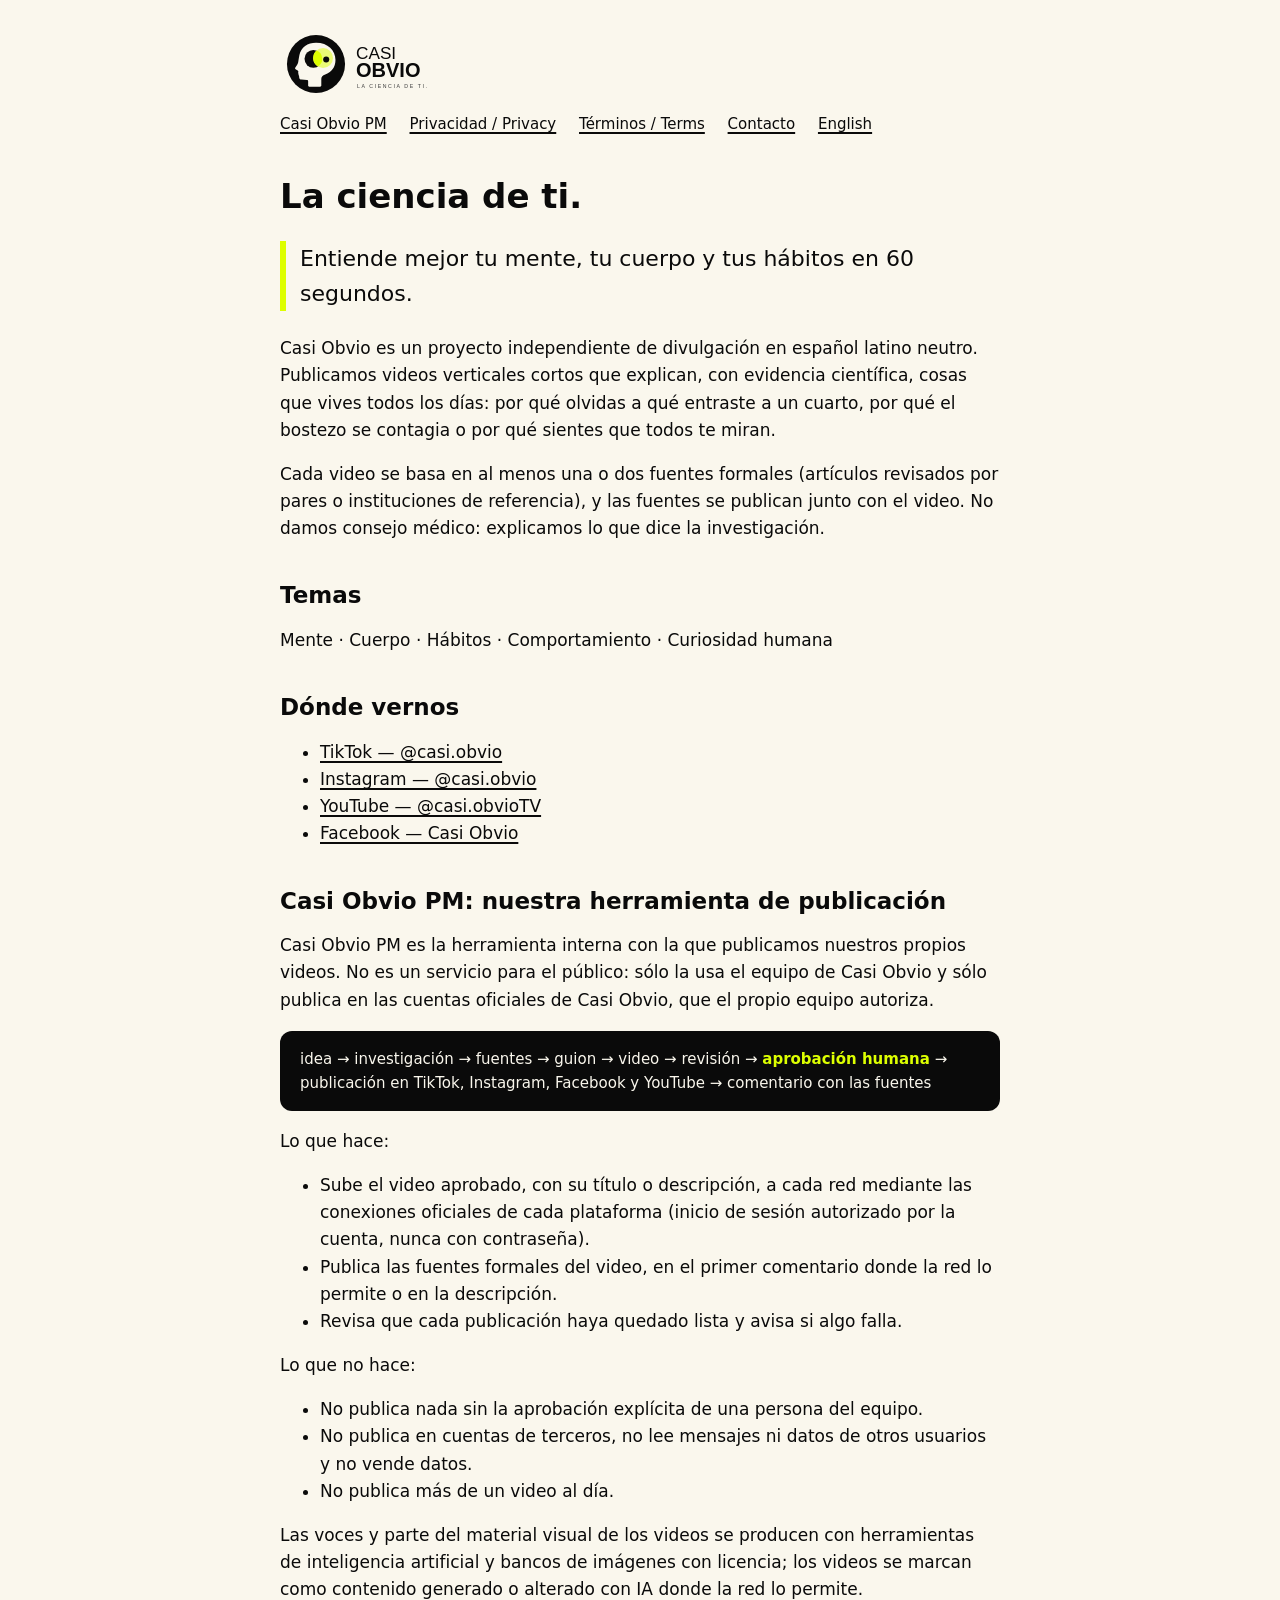
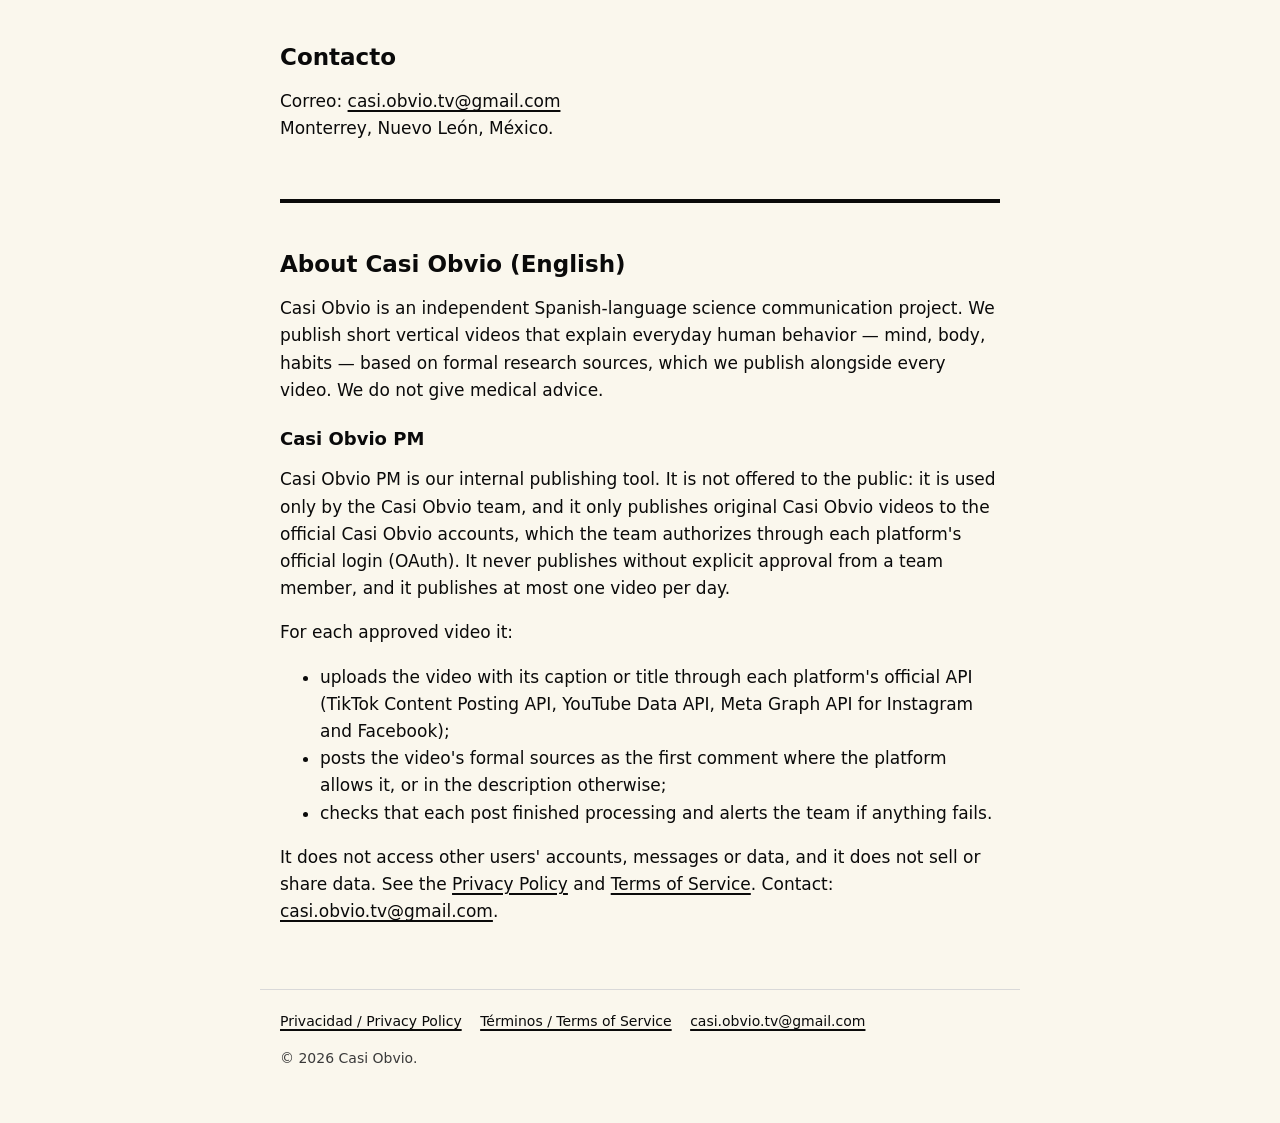
<file: index.html>
<!doctype html>
<html lang="es">
<head>
  <meta charset="utf-8">
  <meta name="viewport" content="width=device-width, initial-scale=1">
  <title>Casi Obvio — La ciencia de ti</title>
  <meta name="description" content="Casi Obvio: videos cortos en español para entender mejor tu mente, tu cuerpo y tus hábitos en 60 segundos, con fuentes formales.">
  <link rel="icon" href="icon.svg" type="image/svg+xml">
  <link rel="stylesheet" href="style.css">
</head>
<body>
<header>
  <a href="./"><img src="logo.svg" alt="Casi Obvio — La ciencia de ti" width="1200" height="360"></a>
  <nav>
    <a href="#casi-obvio-pm">Casi Obvio PM</a>
    <a href="privacy/">Privacidad / Privacy</a>
    <a href="terms/">Términos / Terms</a>
    <a href="#contacto">Contacto</a>
    <a href="#english">English</a>
  </nav>
</header>

<main>
  <h1>La ciencia de ti.</h1>
  <p class="promise">Entiende mejor tu mente, tu cuerpo y tus hábitos en 60 segundos.</p>

  <p>
    Casi Obvio es un proyecto independiente de divulgación en español latino neutro. Publicamos
    videos verticales cortos que explican, con evidencia científica, cosas que vives todos los
    días: por qué olvidas a qué entraste a un cuarto, por qué el bostezo se contagia o por qué
    sientes que todos te miran.
  </p>
  <p>
    Cada video se basa en al menos una o dos fuentes formales (artículos revisados por pares o
    instituciones de referencia), y las fuentes se publican junto con el video. No damos consejo
    médico: explicamos lo que dice la investigación.
  </p>

  <h2>Temas</h2>
  <p>Mente · Cuerpo · Hábitos · Comportamiento · Curiosidad humana</p>

  <h2>Dónde vernos</h2>
  <ul>
    <li><a href="https://www.tiktok.com/@casi.obvio">TikTok — @casi.obvio</a></li>
    <li><a href="https://www.instagram.com/casi.obvio/">Instagram — @casi.obvio</a></li>
    <li><a href="https://www.youtube.com/@casi.obvioTV">YouTube — @casi.obvioTV</a></li>
    <li><a href="https://www.facebook.com/casi.obvio">Facebook — Casi Obvio</a></li>
  </ul>

  <h2 id="casi-obvio-pm">Casi Obvio PM: nuestra herramienta de publicación</h2>
  <p>
    Casi Obvio PM es la herramienta interna con la que publicamos nuestros propios videos. No es
    un servicio para el público: sólo la usa el equipo de Casi Obvio y sólo publica en las
    cuentas oficiales de Casi Obvio, que el propio equipo autoriza.
  </p>
  <div class="flow">
    idea → investigación → fuentes → guion → video → revisión →
    <strong>aprobación humana</strong> → publicación en TikTok, Instagram, Facebook y YouTube →
    comentario con las fuentes
  </div>
  <p>Lo que hace:</p>
  <ul>
    <li>Sube el video aprobado, con su título o descripción, a cada red mediante las conexiones
      oficiales de cada plataforma (inicio de sesión autorizado por la cuenta, nunca con contraseña).</li>
    <li>Publica las fuentes formales del video, en el primer comentario donde la red lo permite o
      en la descripción.</li>
    <li>Revisa que cada publicación haya quedado lista y avisa si algo falla.</li>
  </ul>
  <p>Lo que no hace:</p>
  <ul>
    <li>No publica nada sin la aprobación explícita de una persona del equipo.</li>
    <li>No publica en cuentas de terceros, no lee mensajes ni datos de otros usuarios y no vende datos.</li>
    <li>No publica más de un video al día.</li>
  </ul>
  <p>
    Las voces y parte del material visual de los videos se producen con herramientas de
    inteligencia artificial y bancos de imágenes con licencia; los videos se marcan como contenido
    generado o alterado con IA donde la red lo permite.
  </p>

  <h2 id="contacto">Contacto</h2>
  <p>
    Correo: <a href="mailto:casi.obvio.tv@gmail.com">casi.obvio.tv@gmail.com</a><br>
    Monterrey, Nuevo León, México.
  </p>

  <section class="lang" id="english" lang="en">
    <h2>About Casi Obvio (English)</h2>
    <p>
      Casi Obvio is an independent Spanish-language science communication project. We publish
      short vertical videos that explain everyday human behavior — mind, body, habits — based on
      formal research sources, which we publish alongside every video. We do not give medical advice.
    </p>
    <h3>Casi Obvio PM</h3>
    <p>
      Casi Obvio PM is our internal publishing tool. It is not offered to the public: it is used
      only by the Casi Obvio team, and it only publishes original Casi Obvio videos to the official
      Casi Obvio accounts, which the team authorizes through each platform's official login
      (OAuth). It never publishes without explicit approval from a team member, and it publishes
      at most one video per day.
    </p>
    <p>For each approved video it:</p>
    <ul>
      <li>uploads the video with its caption or title through each platform's official API
        (TikTok Content Posting API, YouTube Data API, Meta Graph API for Instagram and Facebook);</li>
      <li>posts the video's formal sources as the first comment where the platform allows it, or in
        the description otherwise;</li>
      <li>checks that each post finished processing and alerts the team if anything fails.</li>
    </ul>
    <p>
      It does not access other users' accounts, messages or data, and it does not sell or share
      data. See the <a href="privacy/">Privacy Policy</a> and <a href="terms/">Terms of Service</a>.
      Contact: <a href="mailto:casi.obvio.tv@gmail.com">casi.obvio.tv@gmail.com</a>.
    </p>
  </section>
</main>

<footer>
  <a href="privacy/">Privacidad / Privacy Policy</a>
  <a href="terms/">Términos / Terms of Service</a>
  <a href="mailto:casi.obvio.tv@gmail.com">casi.obvio.tv@gmail.com</a>
  <p>© 2026 Casi Obvio.</p>
</footer>
</body>
</html>
</file>
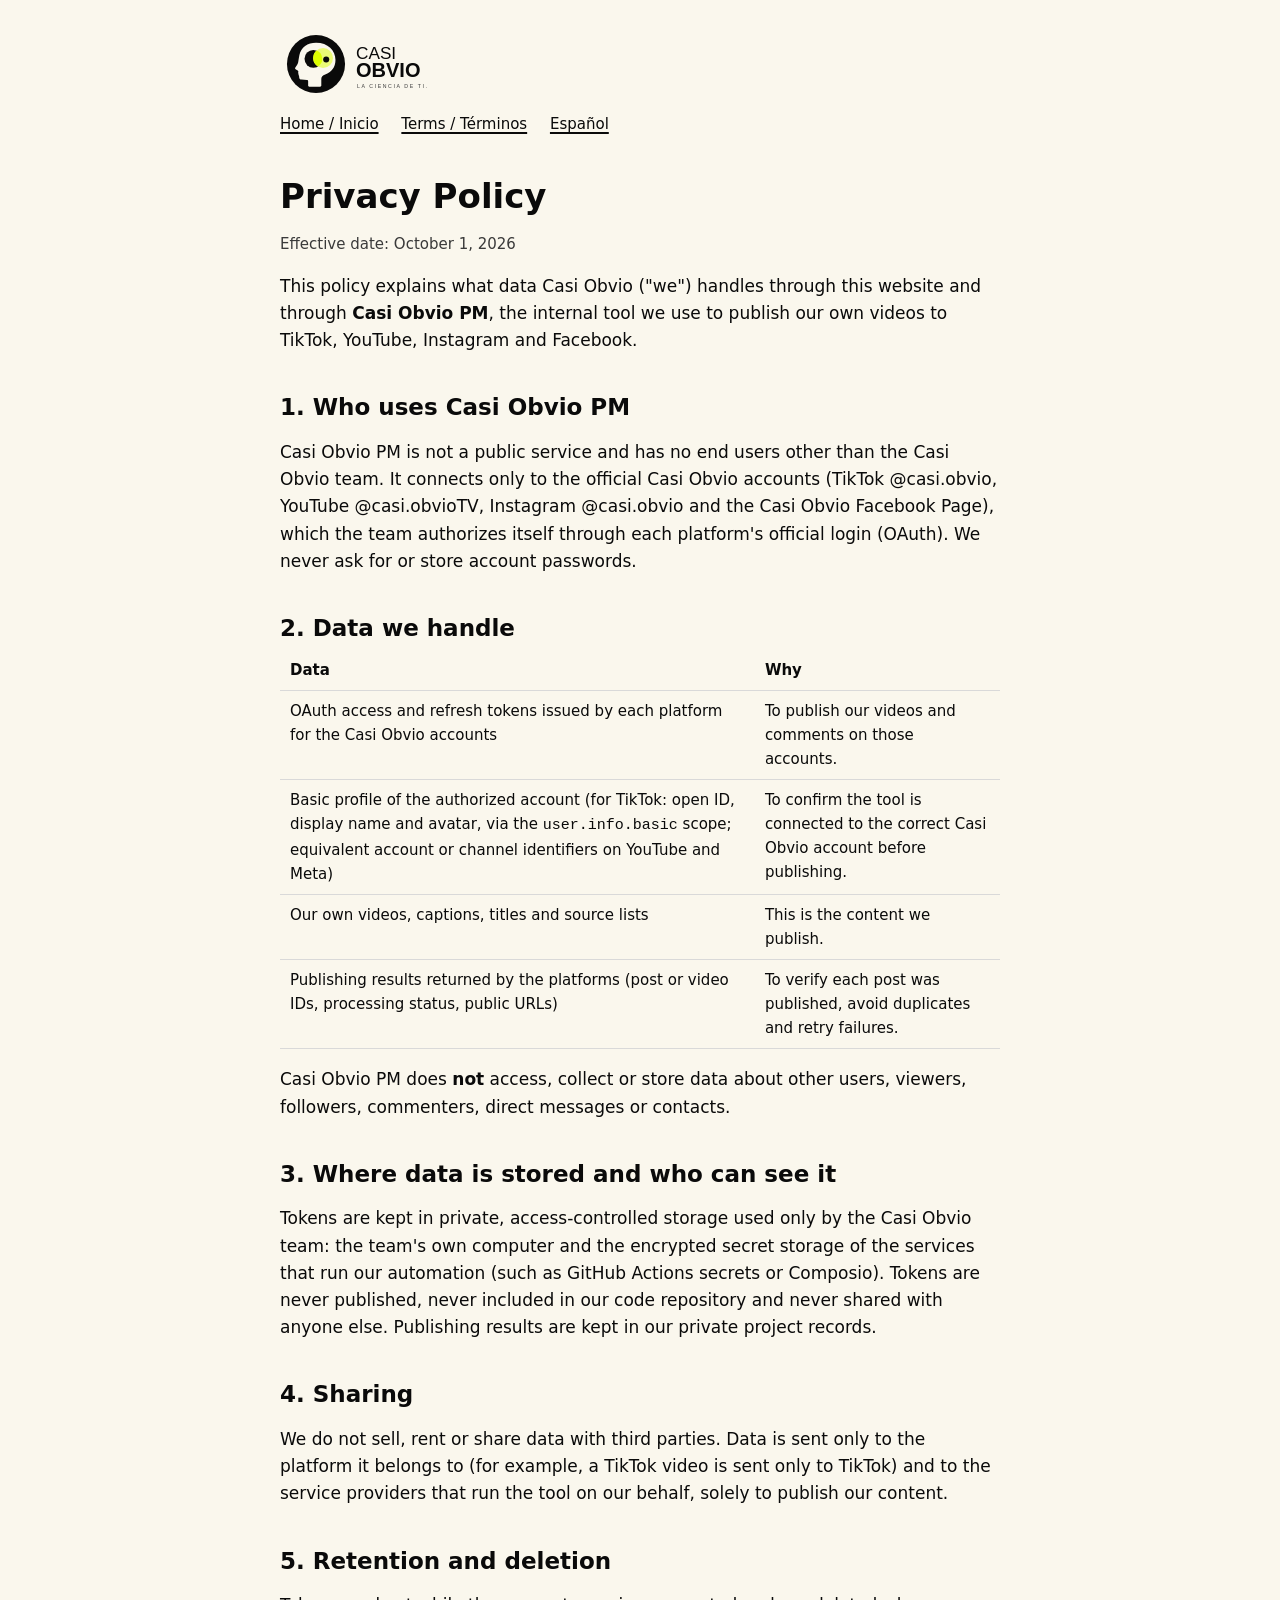
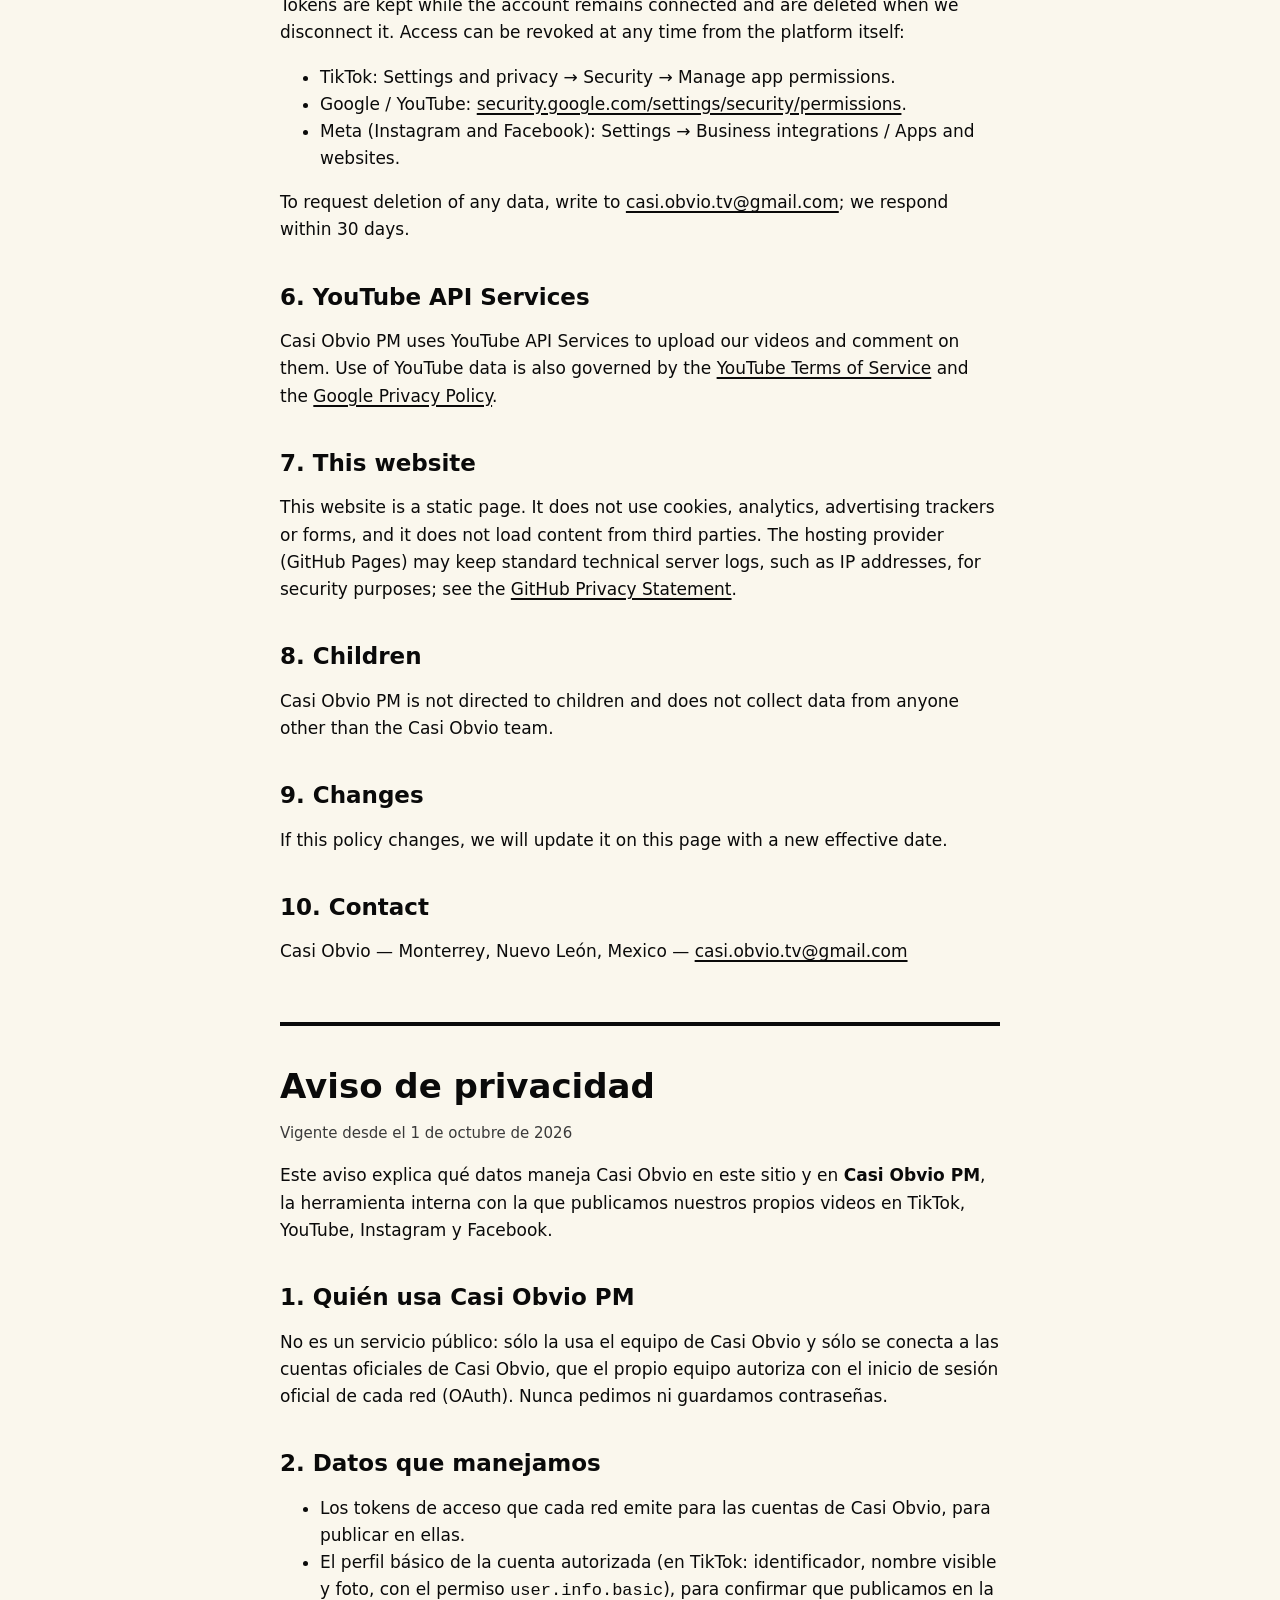
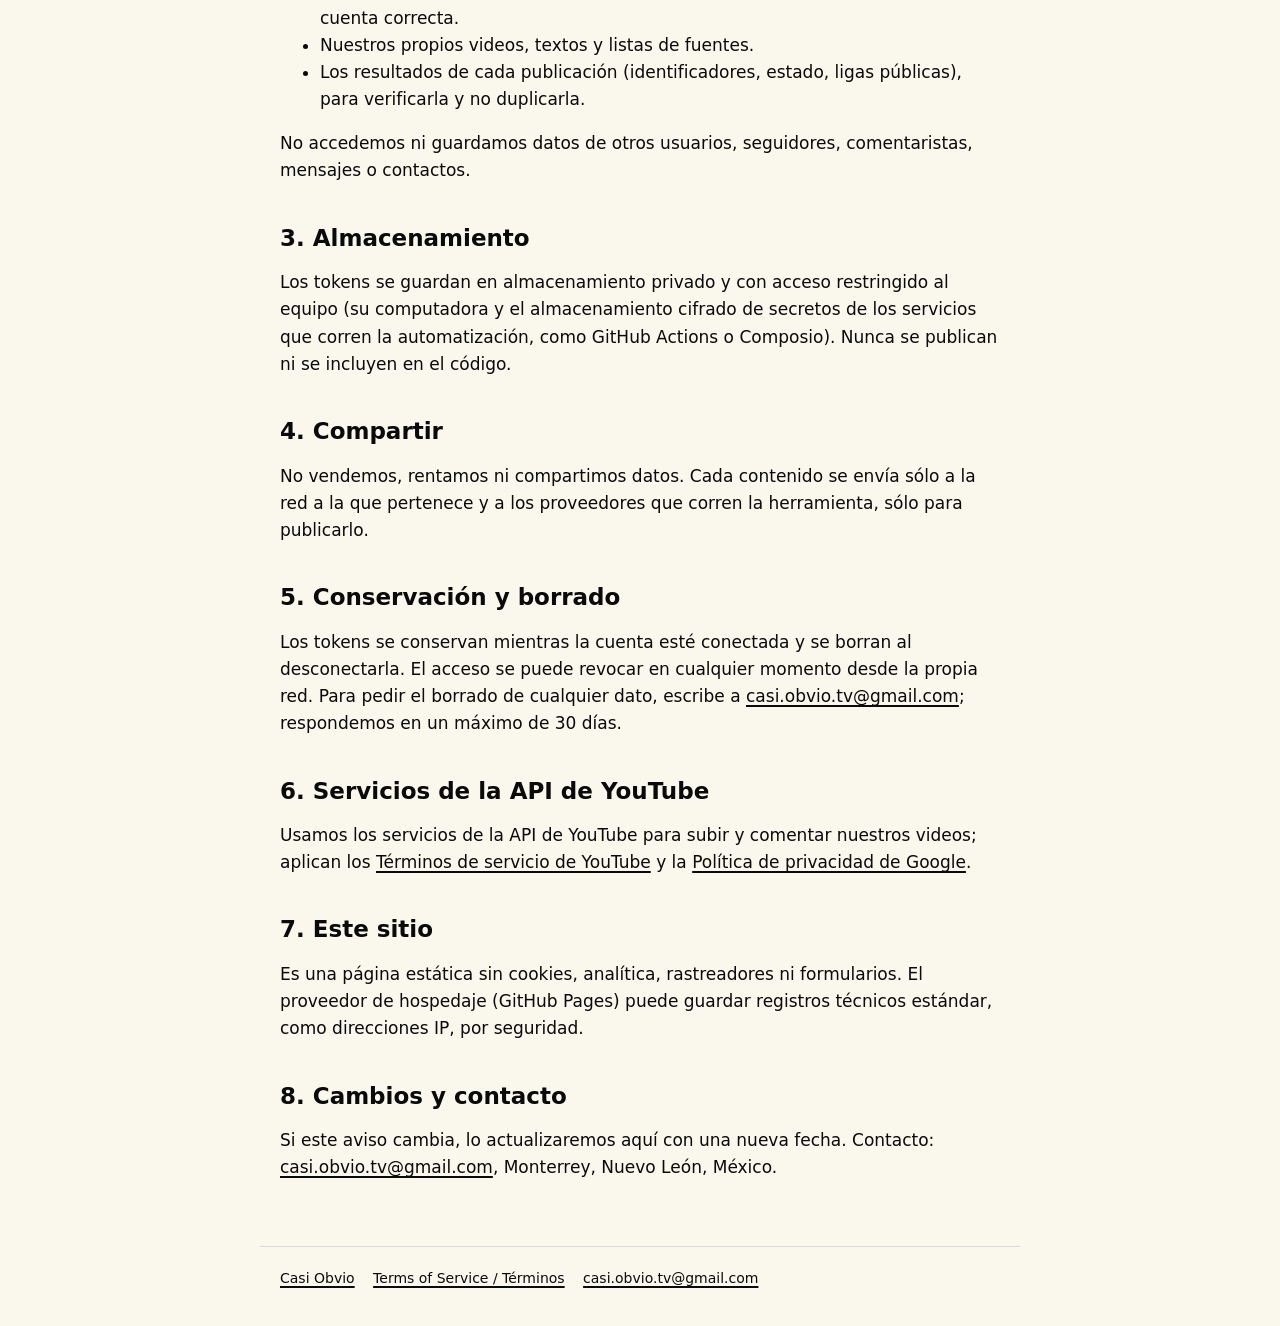
<file: privacy/index.html>
<!doctype html>
<html lang="en">
<head>
  <meta charset="utf-8">
  <meta name="viewport" content="width=device-width, initial-scale=1">
  <title>Privacy Policy — Casi Obvio</title>
  <meta name="description" content="Privacy Policy for Casi Obvio and its internal publishing tool, Casi Obvio PM.">
  <link rel="icon" href="../icon.svg" type="image/svg+xml">
  <link rel="stylesheet" href="../style.css">
</head>
<body>
<header>
  <a href="../"><img src="../logo.svg" alt="Casi Obvio — La ciencia de ti" width="1200" height="360"></a>
  <nav>
    <a href="../">Home / Inicio</a>
    <a href="../terms/">Terms / Términos</a>
    <a href="#es">Español</a>
  </nav>
</header>

<main>
  <h1>Privacy Policy</h1>
  <p class="muted">Effective date: October 1, 2026</p>

  <p>
    This policy explains what data Casi Obvio ("we") handles through this website and through
    <strong>Casi Obvio PM</strong>, the internal tool we use to publish our own videos to TikTok,
    YouTube, Instagram and Facebook.
  </p>

  <h2>1. Who uses Casi Obvio PM</h2>
  <p>
    Casi Obvio PM is not a public service and has no end users other than the Casi Obvio team.
    It connects only to the official Casi Obvio accounts (TikTok @casi.obvio, YouTube
    @casi.obvioTV, Instagram @casi.obvio and the Casi Obvio Facebook Page), which the team
    authorizes itself through each platform's official login (OAuth). We never ask for or store
    account passwords.
  </p>

  <h2>2. Data we handle</h2>
  <table>
    <thead><tr><th>Data</th><th>Why</th></tr></thead>
    <tbody>
      <tr>
        <td>OAuth access and refresh tokens issued by each platform for the Casi Obvio accounts</td>
        <td>To publish our videos and comments on those accounts.</td>
      </tr>
      <tr>
        <td>Basic profile of the authorized account (for TikTok: open ID, display name and avatar, via the <code>user.info.basic</code> scope; equivalent account or channel identifiers on YouTube and Meta)</td>
        <td>To confirm the tool is connected to the correct Casi Obvio account before publishing.</td>
      </tr>
      <tr>
        <td>Our own videos, captions, titles and source lists</td>
        <td>This is the content we publish.</td>
      </tr>
      <tr>
        <td>Publishing results returned by the platforms (post or video IDs, processing status, public URLs)</td>
        <td>To verify each post was published, avoid duplicates and retry failures.</td>
      </tr>
    </tbody>
  </table>
  <p>
    Casi Obvio PM does <strong>not</strong> access, collect or store data about other users,
    viewers, followers, commenters, direct messages or contacts.
  </p>

  <h2>3. Where data is stored and who can see it</h2>
  <p>
    Tokens are kept in private, access-controlled storage used only by the Casi Obvio team: the
    team's own computer and the encrypted secret storage of the services that run our automation
    (such as GitHub Actions secrets or Composio). Tokens are never published, never included in
    our code repository and never shared with anyone else. Publishing results are kept in our
    private project records.
  </p>

  <h2>4. Sharing</h2>
  <p>
    We do not sell, rent or share data with third parties. Data is sent only to the platform it
    belongs to (for example, a TikTok video is sent only to TikTok) and to the service providers
    that run the tool on our behalf, solely to publish our content.
  </p>

  <h2>5. Retention and deletion</h2>
  <p>
    Tokens are kept while the account remains connected and are deleted when we disconnect it.
    Access can be revoked at any time from the platform itself:
  </p>
  <ul>
    <li>TikTok: Settings and privacy → Security → Manage app permissions.</li>
    <li>Google / YouTube: <a href="https://security.google.com/settings/security/permissions">security.google.com/settings/security/permissions</a>.</li>
    <li>Meta (Instagram and Facebook): Settings → Business integrations / Apps and websites.</li>
  </ul>
  <p>To request deletion of any data, write to <a href="mailto:casi.obvio.tv@gmail.com">casi.obvio.tv@gmail.com</a>; we respond within 30 days.</p>

  <h2>6. YouTube API Services</h2>
  <p>
    Casi Obvio PM uses YouTube API Services to upload our videos and comment on them. Use of
    YouTube data is also governed by the <a href="https://www.youtube.com/t/terms">YouTube Terms of Service</a>
    and the <a href="https://policies.google.com/privacy">Google Privacy Policy</a>.
  </p>

  <h2>7. This website</h2>
  <p>
    This website is a static page. It does not use cookies, analytics, advertising trackers or
    forms, and it does not load content from third parties. The hosting provider (GitHub Pages)
    may keep standard technical server logs, such as IP addresses, for security purposes; see the
    <a href="https://docs.github.com/en/site-policy/privacy-policies/github-general-privacy-statement">GitHub Privacy Statement</a>.
  </p>

  <h2>8. Children</h2>
  <p>Casi Obvio PM is not directed to children and does not collect data from anyone other than the Casi Obvio team.</p>

  <h2>9. Changes</h2>
  <p>If this policy changes, we will update it on this page with a new effective date.</p>

  <h2>10. Contact</h2>
  <p>Casi Obvio — Monterrey, Nuevo León, Mexico — <a href="mailto:casi.obvio.tv@gmail.com">casi.obvio.tv@gmail.com</a></p>

  <section class="lang" id="es" lang="es">
    <h1>Aviso de privacidad</h1>
    <p class="muted">Vigente desde el 1 de octubre de 2026</p>
    <p>
      Este aviso explica qué datos maneja Casi Obvio en este sitio y en <strong>Casi Obvio PM</strong>,
      la herramienta interna con la que publicamos nuestros propios videos en TikTok, YouTube,
      Instagram y Facebook.
    </p>
    <h2>1. Quién usa Casi Obvio PM</h2>
    <p>
      No es un servicio público: sólo la usa el equipo de Casi Obvio y sólo se conecta a las
      cuentas oficiales de Casi Obvio, que el propio equipo autoriza con el inicio de sesión
      oficial de cada red (OAuth). Nunca pedimos ni guardamos contraseñas.
    </p>
    <h2>2. Datos que manejamos</h2>
    <ul>
      <li>Los tokens de acceso que cada red emite para las cuentas de Casi Obvio, para publicar en ellas.</li>
      <li>El perfil básico de la cuenta autorizada (en TikTok: identificador, nombre visible y foto, con el permiso <code>user.info.basic</code>), para confirmar que publicamos en la cuenta correcta.</li>
      <li>Nuestros propios videos, textos y listas de fuentes.</li>
      <li>Los resultados de cada publicación (identificadores, estado, ligas públicas), para verificarla y no duplicarla.</li>
    </ul>
    <p>No accedemos ni guardamos datos de otros usuarios, seguidores, comentaristas, mensajes o contactos.</p>
    <h2>3. Almacenamiento</h2>
    <p>
      Los tokens se guardan en almacenamiento privado y con acceso restringido al equipo (su
      computadora y el almacenamiento cifrado de secretos de los servicios que corren la
      automatización, como GitHub Actions o Composio). Nunca se publican ni se incluyen en el código.
    </p>
    <h2>4. Compartir</h2>
    <p>No vendemos, rentamos ni compartimos datos. Cada contenido se envía sólo a la red a la que pertenece y a los proveedores que corren la herramienta, sólo para publicarlo.</p>
    <h2>5. Conservación y borrado</h2>
    <p>
      Los tokens se conservan mientras la cuenta esté conectada y se borran al desconectarla. El
      acceso se puede revocar en cualquier momento desde la propia red. Para pedir el borrado de
      cualquier dato, escribe a <a href="mailto:casi.obvio.tv@gmail.com">casi.obvio.tv@gmail.com</a>;
      respondemos en un máximo de 30 días.
    </p>
    <h2>6. Servicios de la API de YouTube</h2>
    <p>
      Usamos los servicios de la API de YouTube para subir y comentar nuestros videos; aplican los
      <a href="https://www.youtube.com/t/terms">Términos de servicio de YouTube</a> y la
      <a href="https://policies.google.com/privacy">Política de privacidad de Google</a>.
    </p>
    <h2>7. Este sitio</h2>
    <p>Es una página estática sin cookies, analítica, rastreadores ni formularios. El proveedor de hospedaje (GitHub Pages) puede guardar registros técnicos estándar, como direcciones IP, por seguridad.</p>
    <h2>8. Cambios y contacto</h2>
    <p>Si este aviso cambia, lo actualizaremos aquí con una nueva fecha. Contacto: <a href="mailto:casi.obvio.tv@gmail.com">casi.obvio.tv@gmail.com</a>, Monterrey, Nuevo León, México.</p>
  </section>
</main>

<footer>
  <a href="../">Casi Obvio</a>
  <a href="../terms/">Terms of Service / Términos</a>
  <a href="mailto:casi.obvio.tv@gmail.com">casi.obvio.tv@gmail.com</a>
</footer>
</body>
</html>
</file>
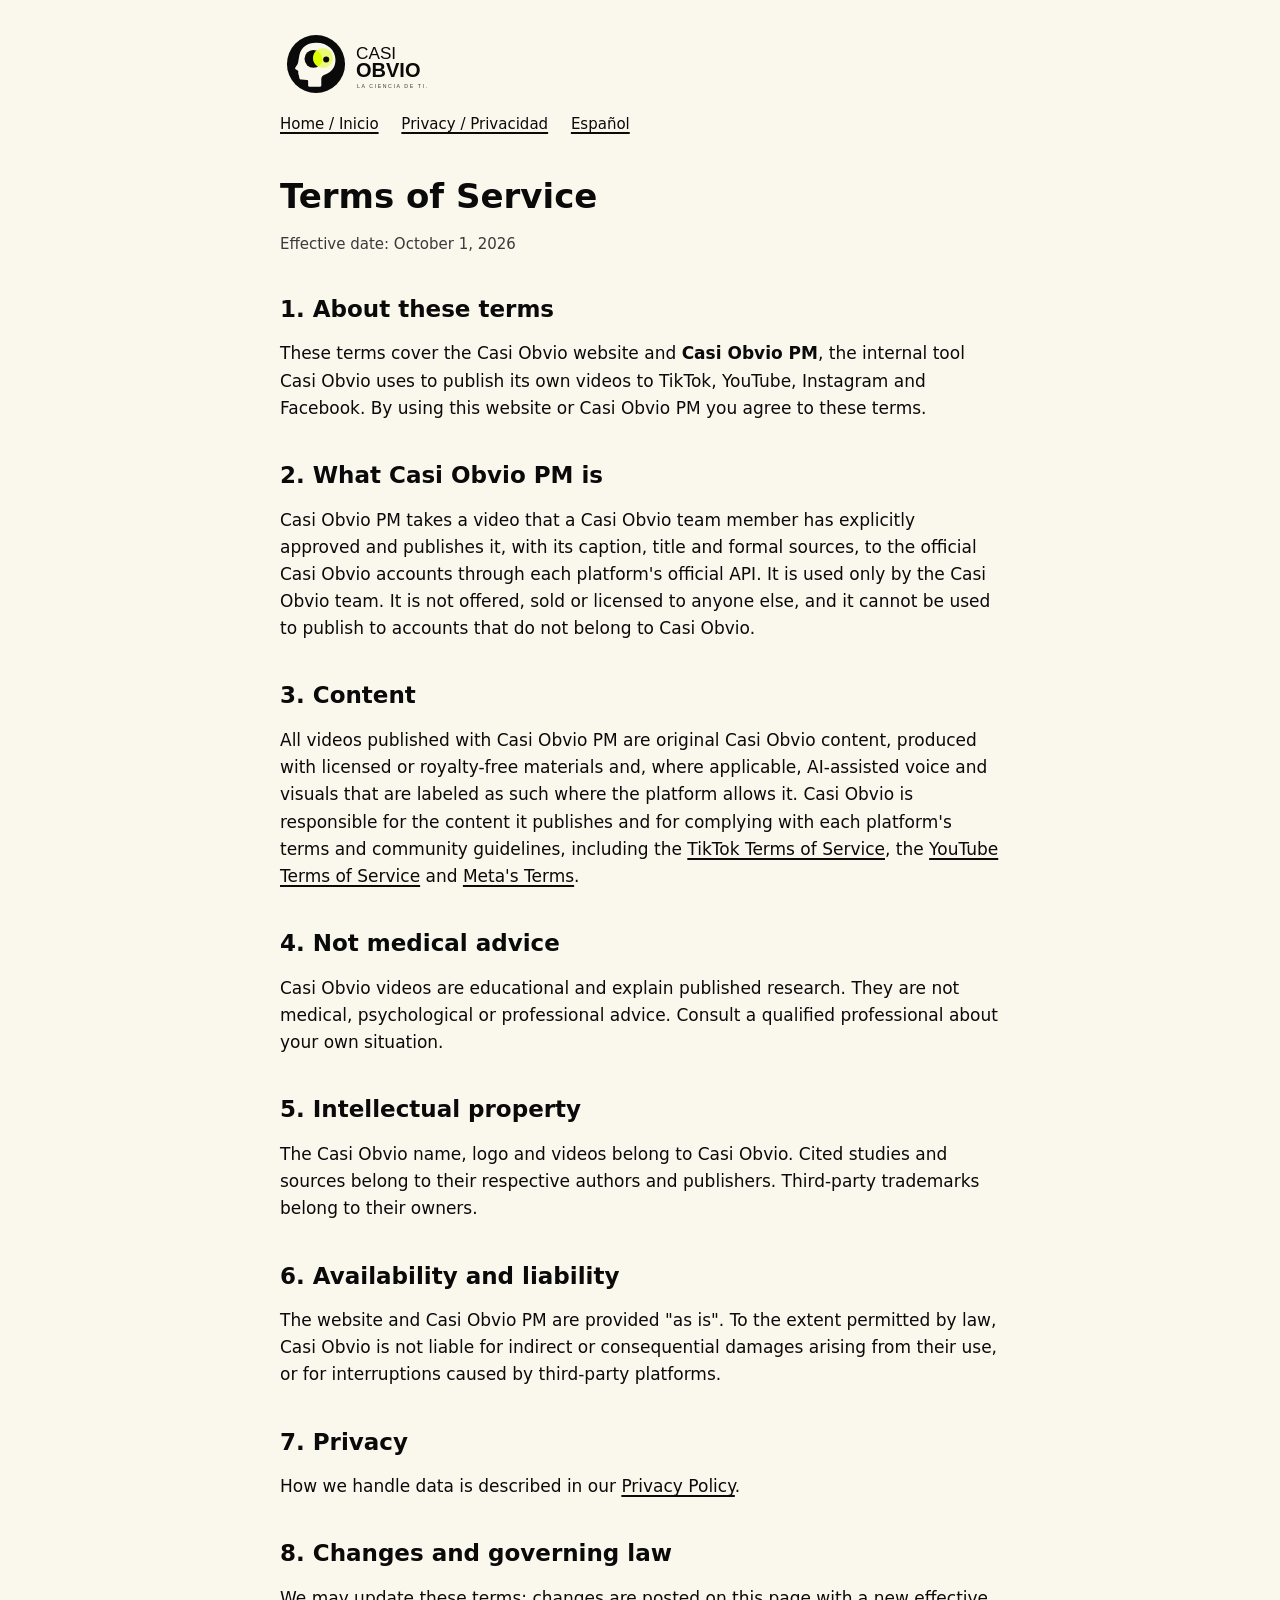
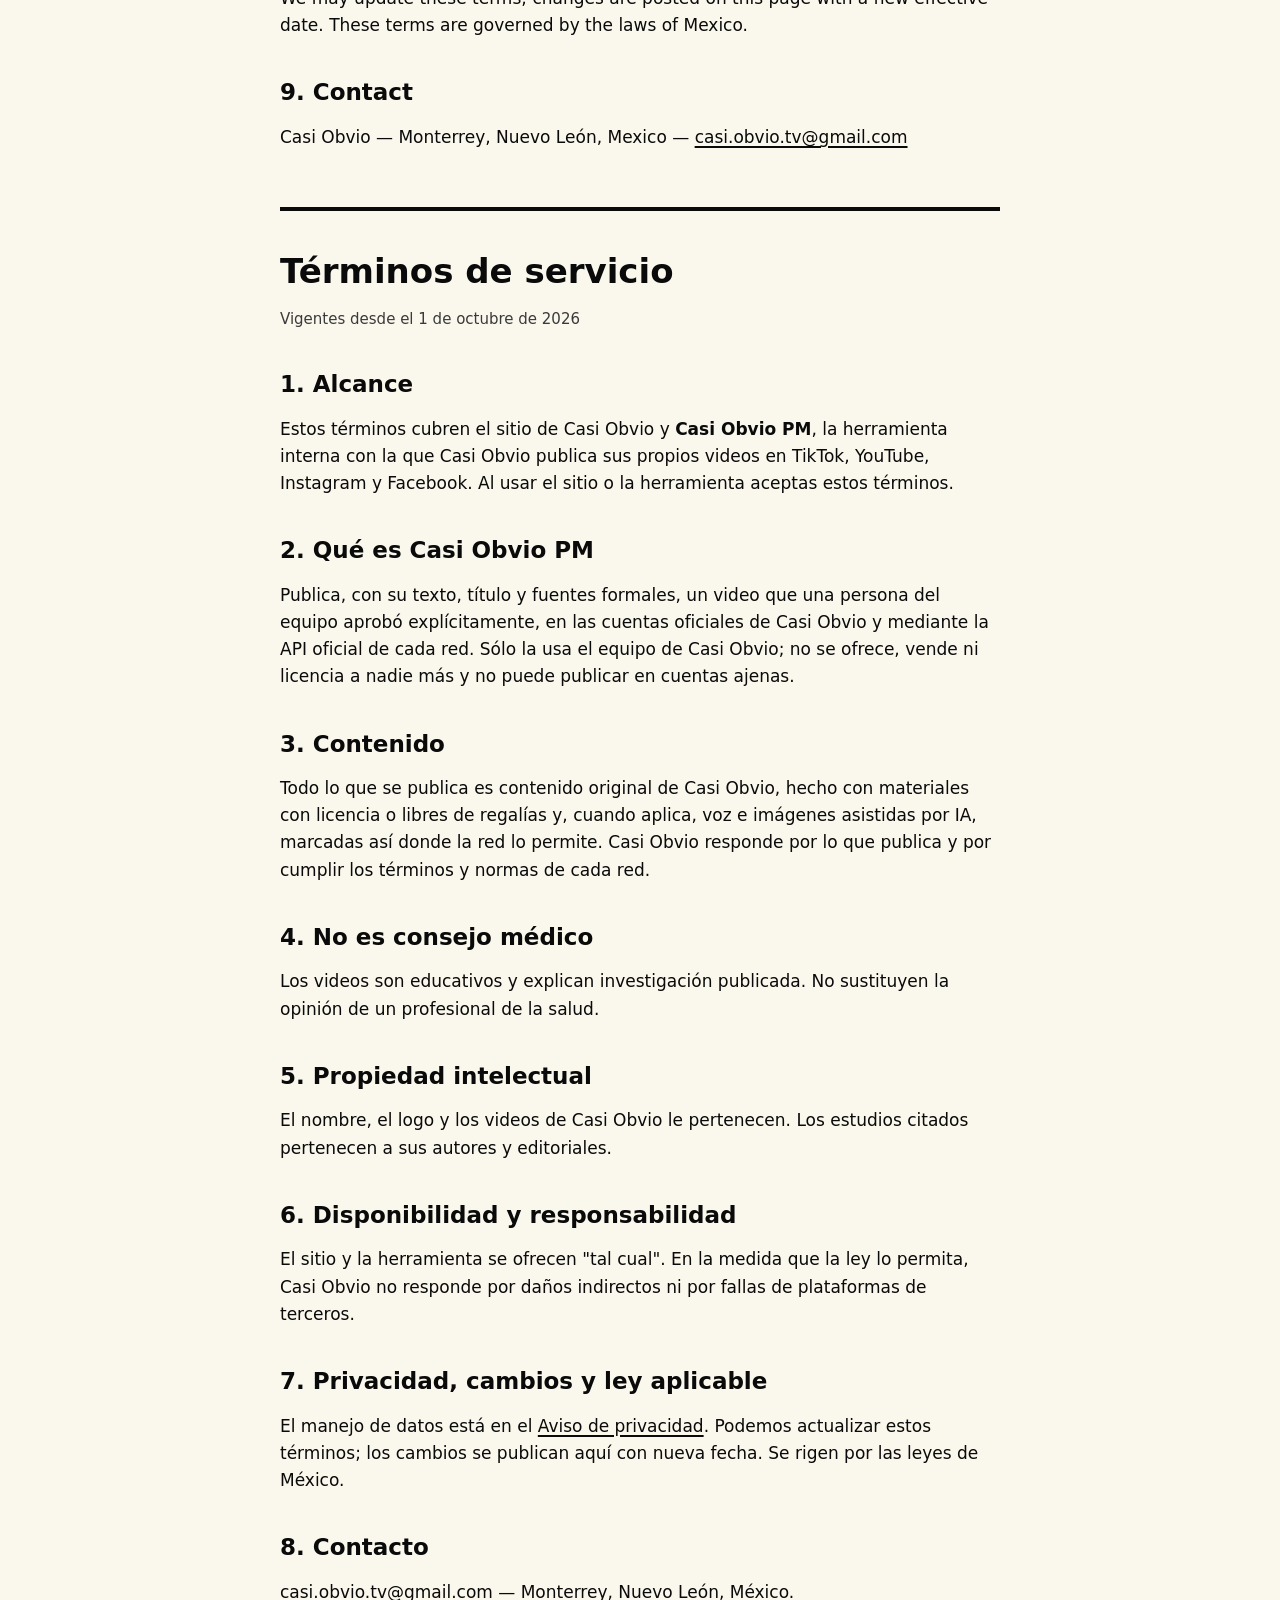
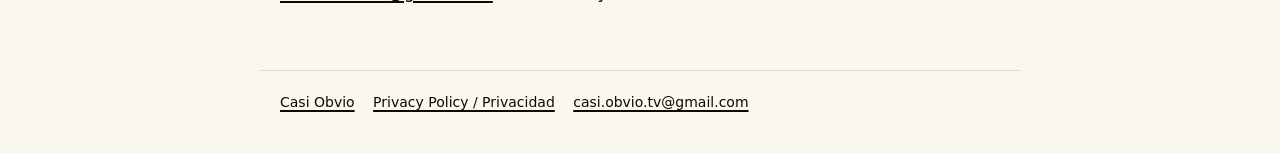
<file: terms/index.html>
<!doctype html>
<html lang="en">
<head>
  <meta charset="utf-8">
  <meta name="viewport" content="width=device-width, initial-scale=1">
  <title>Terms of Service — Casi Obvio</title>
  <meta name="description" content="Terms of Service for Casi Obvio and its internal publishing tool, Casi Obvio PM.">
  <link rel="icon" href="../icon.svg" type="image/svg+xml">
  <link rel="stylesheet" href="../style.css">
</head>
<body>
<header>
  <a href="../"><img src="../logo.svg" alt="Casi Obvio — La ciencia de ti" width="1200" height="360"></a>
  <nav>
    <a href="../">Home / Inicio</a>
    <a href="../privacy/">Privacy / Privacidad</a>
    <a href="#es">Español</a>
  </nav>
</header>

<main>
  <h1>Terms of Service</h1>
  <p class="muted">Effective date: October 1, 2026</p>

  <h2>1. About these terms</h2>
  <p>
    These terms cover the Casi Obvio website and <strong>Casi Obvio PM</strong>, the internal
    tool Casi Obvio uses to publish its own videos to TikTok, YouTube, Instagram and Facebook.
    By using this website or Casi Obvio PM you agree to these terms.
  </p>

  <h2>2. What Casi Obvio PM is</h2>
  <p>
    Casi Obvio PM takes a video that a Casi Obvio team member has explicitly approved and
    publishes it, with its caption, title and formal sources, to the official Casi Obvio
    accounts through each platform's official API. It is used only by the Casi Obvio team.
    It is not offered, sold or licensed to anyone else, and it cannot be used to publish to
    accounts that do not belong to Casi Obvio.
  </p>

  <h2>3. Content</h2>
  <p>
    All videos published with Casi Obvio PM are original Casi Obvio content, produced with
    licensed or royalty-free materials and, where applicable, AI-assisted voice and visuals that
    are labeled as such where the platform allows it. Casi Obvio is responsible for the content it
    publishes and for complying with each platform's terms and community guidelines, including the
    <a href="https://www.tiktok.com/legal/terms-of-service">TikTok Terms of Service</a>,
    the <a href="https://www.youtube.com/t/terms">YouTube Terms of Service</a> and
    <a href="https://www.facebook.com/terms">Meta's Terms</a>.
  </p>

  <h2>4. Not medical advice</h2>
  <p>
    Casi Obvio videos are educational and explain published research. They are not medical,
    psychological or professional advice. Consult a qualified professional about your own situation.
  </p>

  <h2>5. Intellectual property</h2>
  <p>
    The Casi Obvio name, logo and videos belong to Casi Obvio. Cited studies and sources belong to
    their respective authors and publishers. Third-party trademarks belong to their owners.
  </p>

  <h2>6. Availability and liability</h2>
  <p>
    The website and Casi Obvio PM are provided "as is". To the extent permitted by law, Casi
    Obvio is not liable for indirect or consequential damages arising from their use, or for
    interruptions caused by third-party platforms.
  </p>

  <h2>7. Privacy</h2>
  <p>How we handle data is described in our <a href="../privacy/">Privacy Policy</a>.</p>

  <h2>8. Changes and governing law</h2>
  <p>
    We may update these terms; changes are posted on this page with a new effective date. These
    terms are governed by the laws of Mexico.
  </p>

  <h2>9. Contact</h2>
  <p>Casi Obvio — Monterrey, Nuevo León, Mexico — <a href="mailto:casi.obvio.tv@gmail.com">casi.obvio.tv@gmail.com</a></p>

  <section class="lang" id="es" lang="es">
    <h1>Términos de servicio</h1>
    <p class="muted">Vigentes desde el 1 de octubre de 2026</p>
    <h2>1. Alcance</h2>
    <p>Estos términos cubren el sitio de Casi Obvio y <strong>Casi Obvio PM</strong>, la herramienta interna con la que Casi Obvio publica sus propios videos en TikTok, YouTube, Instagram y Facebook. Al usar el sitio o la herramienta aceptas estos términos.</p>
    <h2>2. Qué es Casi Obvio PM</h2>
    <p>Publica, con su texto, título y fuentes formales, un video que una persona del equipo aprobó explícitamente, en las cuentas oficiales de Casi Obvio y mediante la API oficial de cada red. Sólo la usa el equipo de Casi Obvio; no se ofrece, vende ni licencia a nadie más y no puede publicar en cuentas ajenas.</p>
    <h2>3. Contenido</h2>
    <p>Todo lo que se publica es contenido original de Casi Obvio, hecho con materiales con licencia o libres de regalías y, cuando aplica, voz e imágenes asistidas por IA, marcadas así donde la red lo permite. Casi Obvio responde por lo que publica y por cumplir los términos y normas de cada red.</p>
    <h2>4. No es consejo médico</h2>
    <p>Los videos son educativos y explican investigación publicada. No sustituyen la opinión de un profesional de la salud.</p>
    <h2>5. Propiedad intelectual</h2>
    <p>El nombre, el logo y los videos de Casi Obvio le pertenecen. Los estudios citados pertenecen a sus autores y editoriales.</p>
    <h2>6. Disponibilidad y responsabilidad</h2>
    <p>El sitio y la herramienta se ofrecen "tal cual". En la medida que la ley lo permita, Casi Obvio no responde por daños indirectos ni por fallas de plataformas de terceros.</p>
    <h2>7. Privacidad, cambios y ley aplicable</h2>
    <p>El manejo de datos está en el <a href="../privacy/#es">Aviso de privacidad</a>. Podemos actualizar estos términos; los cambios se publican aquí con nueva fecha. Se rigen por las leyes de México.</p>
    <h2>8. Contacto</h2>
    <p><a href="mailto:casi.obvio.tv@gmail.com">casi.obvio.tv@gmail.com</a> — Monterrey, Nuevo León, México.</p>
  </section>
</main>

<footer>
  <a href="../">Casi Obvio</a>
  <a href="../privacy/">Privacy Policy / Privacidad</a>
  <a href="mailto:casi.obvio.tv@gmail.com">casi.obvio.tv@gmail.com</a>
</footer>
</body>
</html>
</file>
<file: style.css>
/* Tokens: docs/BRAND_TOKENS.md. Sin fuentes externas: el sitio no hace peticiones a terceros. */
:root {
  --carbon: #0A0A0A;
  --yellow: #DDFF00;
  --cream: #FAF7ED;
  --dark-gray: #3A3A3A;
  --light-gray: #D9D9D9;
  --white: #FFFFFF;
  --display: "Sora", "Inter", system-ui, -apple-system, "Segoe UI", Helvetica, Arial, sans-serif;
  --body: "Inter", system-ui, -apple-system, "Segoe UI", Helvetica, Arial, sans-serif;
}

* { box-sizing: border-box; }

body {
  margin: 0;
  background: var(--cream);
  color: var(--carbon);
  font: 17px/1.6 var(--body);
}

main, header, footer { max-width: 760px; margin: 0 auto; padding: 0 20px; }

header { padding-top: 28px; padding-bottom: 8px; }
header img { width: 240px; max-width: 70%; height: auto; display: block; }

nav { margin-top: 12px; font-size: 15px; }
nav a { margin-right: 18px; }

h1, h2, h3 { font-family: var(--display); line-height: 1.2; }
h1 { font-size: 34px; margin: 32px 0 8px; }
h2 { font-size: 23px; margin: 40px 0 8px; }
h3 { font-size: 18px; margin: 24px 0 4px; }

a { color: var(--carbon); text-decoration-thickness: 2px; text-underline-offset: 3px; }
a:hover { background: var(--yellow); }

.promise {
  font-family: var(--display);
  font-size: 22px;
  border-left: 6px solid var(--yellow);
  padding-left: 14px;
  margin: 24px 0;
}

.muted { color: var(--dark-gray); font-size: 15px; }

.flow {
  background: var(--carbon);
  color: var(--cream);
  border-radius: 12px;
  padding: 16px 20px;
  font-size: 15px;
  overflow-wrap: anywhere;
}
.flow strong { color: var(--yellow); }

table { border-collapse: collapse; width: 100%; font-size: 15px; }
th, td { text-align: left; vertical-align: top; padding: 8px 10px; border-bottom: 1px solid var(--light-gray); }
th { font-family: var(--display); }

.lang { margin-top: 56px; padding-top: 8px; border-top: 4px solid var(--carbon); }

footer {
  margin-top: 64px;
  padding-top: 20px;
  padding-bottom: 40px;
  border-top: 1px solid var(--light-gray);
  font-size: 14px;
  color: var(--dark-gray);
}
footer a { margin-right: 14px; }

@media (max-width: 520px) {
  body { font-size: 16px; }
  h1 { font-size: 28px; }
  table, thead, tbody, tr, th, td { display: block; }
  thead { display: none; }
  td { border: 0; padding: 2px 0; }
  tr { border-bottom: 1px solid var(--light-gray); padding: 8px 0; }
}
</file>
